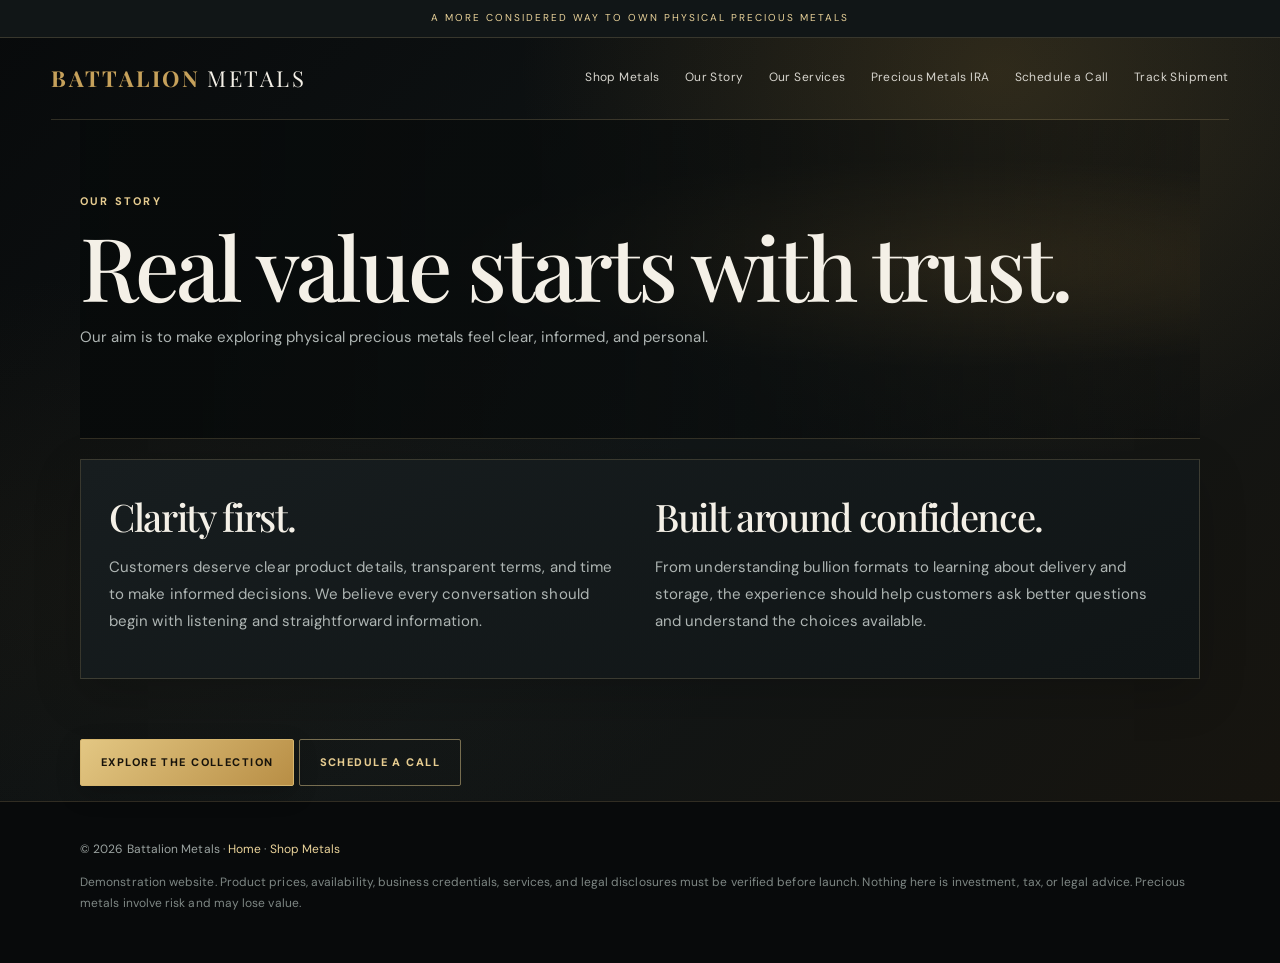
<file: about/index.html>
<!doctype html><html lang="en"><head><meta charset="utf-8"><meta name="viewport" content="width=device-width,initial-scale=1"><meta name="description" content="Our Story | Battalion Metals"><title>Our Story | Battalion Metals</title><style>
:root{--bg:#0b0d0f;--panel:#151a1c;--gold:#c9a45c;--pale:#ead39a;--muted:#a7adb0;--line:#303638;--white:#f4f1e9}*{box-sizing:border-box}body{margin:0;background:var(--bg);color:var(--white);font:15px/1.65 system-ui,sans-serif}a{color:inherit;text-decoration:none}.wrap{width:min(1120px,92%);margin:auto}.top{padding:8px;text-align:center;background:#191c1d;color:var(--pale);font-size:11px;letter-spacing:.15em;text-transform:uppercase}.nav{height:76px;display:flex;align-items:center;justify-content:space-between;gap:20px;border-bottom:1px solid var(--line)}.brand{font:24px Georgia;letter-spacing:.08em}.brand b{color:var(--gold)}nav{display:flex;gap:24px;font-size:13px;color:#ddd}.btn{display:inline-block;padding:12px 19px;background:var(--gold);color:#111;font-size:11px;font-weight:800;letter-spacing:.1em;text-transform:uppercase;border:1px solid var(--gold)}.ghost{background:transparent;color:var(--pale)}.hero{padding:72px 0;background:radial-gradient(ellipse at 85% 40%,#604a2838,transparent 50%)}.eyebrow{color:var(--pale);font-size:11px;letter-spacing:.2em;text-transform:uppercase;font-weight:700}h1,h2,h3{font-family:Georgia;font-weight:400}h1{font-size:clamp(42px,6vw,68px);line-height:1.04;margin:12px 0}h2{font-size:38px;margin:8px 0 16px}.muted{color:#b9bfbd;max-width:680px}.grid{display:grid;grid-template-columns:repeat(3,1fr);gap:18px;padding:20px 0 70px}.card{background:var(--panel);border:1px solid var(--line);overflow:hidden}.card img{display:block;width:100%;height:225px;object-fit:contain;background:#171d1f}.card .body{padding:20px}.card h3{font-size:25px;margin:5px 0}.card p{color:var(--muted);font-size:13px}.links{display:flex;gap:10px;flex-wrap:wrap;margin:24px 0}.links a{border:1px solid #665532;padding:9px 14px;color:var(--pale);font-size:12px}.panel{padding:28px;background:var(--panel);border:1px solid var(--line);margin:20px 0 60px}.columns{display:grid;grid-template-columns:1fr 1fr;gap:30px}.footer{border-top:1px solid var(--line);padding:32px 0;color:var(--muted);font-size:12px}.footer a{color:var(--pale)}@media(max-width:750px){nav{gap:10px;flex-wrap:wrap;justify-content:flex-end;font-size:11px}.nav{height:auto;min-height:70px}.grid,.columns{grid-template-columns:1fr}.card img{height:200px}}
</style><meta name="theme-color" content="#090b0c"><link rel="stylesheet" href="../assets/site.css"></head><body><div class="top">A more considered way to own physical precious metals</div><header class="wrap nav"><a class="brand" href="../"><b>BATTALION</b> METALS</a><nav><a href="../store/">Shop Metals</a><a href="../about/">Our Story</a><a href="../services/">Our Services</a><a href="../services/ira/">Precious Metals IRA</a><a href="../services/consultation/">Schedule a Call</a><a href="../track.html">Track Shipment</a></nav></header><main class="wrap"><section class="hero"><div class="eyebrow">Our Story</div><h1>Real value starts with trust.</h1><p class="muted">Our aim is to make exploring physical precious metals feel clear, informed, and personal.</p></section><section class="panel columns"><div><h2>Clarity first.</h2><p class="muted">Customers deserve clear product details, transparent terms, and time to make informed decisions. We believe every conversation should begin with listening and straightforward information.</p></div><div><h2>Built around confidence.</h2><p class="muted">From understanding bullion formats to learning about delivery and storage, the experience should help customers ask better questions and understand the choices available.</p></div></section><p><a class="btn" href="../store/">Explore the collection</a> <a class="btn ghost" href="../services/consultation/">Schedule a call</a></p></main><footer class="footer"><div class="wrap">© <span id="year"></span> Battalion Metals · <a href="../">Home</a> · <a href="../store/">Shop Metals</a><p>Demonstration website. Product prices, availability, business credentials, services, and legal disclosures must be verified before launch. Nothing here is investment, tax, or legal advice. Precious metals involve risk and may lose value.</p></div></footer><script>document.getElementById('year').textContent=new Date().getFullYear()</script></body></html>
</file>
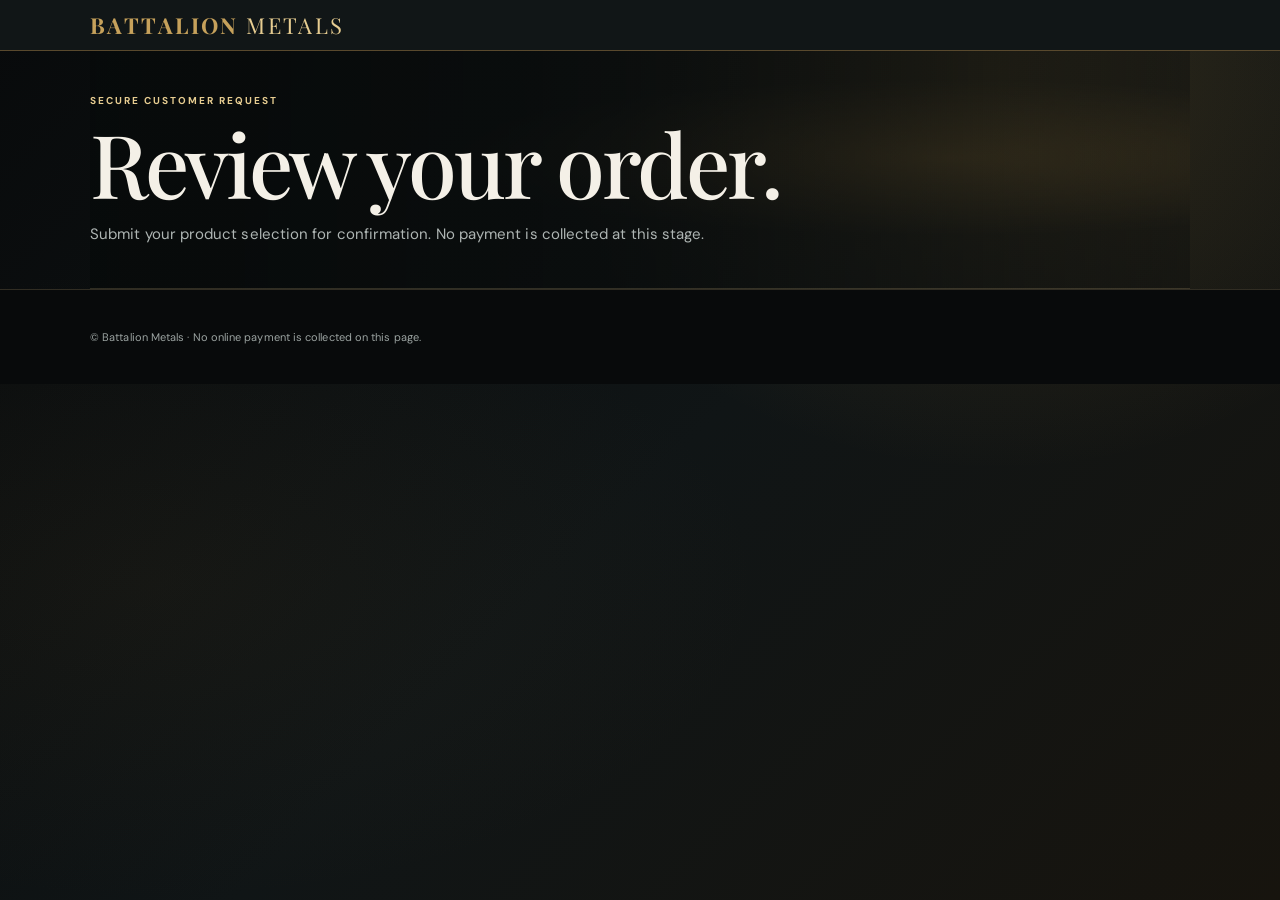
<file: checkout/index.html>
<!doctype html>
<html lang="en"><head><meta charset="utf-8"><meta name="viewport" content="width=device-width,initial-scale=1"><meta name="theme-color" content="#090b0c"><title>Submit Order Request | Battalion Metals</title><link rel="stylesheet" href="../assets/site.css">
<style>
*{box-sizing:border-box}body{margin:0;background:#090b0c;color:#f4f0e7;font:15px/1.65 Arial,sans-serif}.wrap{width:min(1100px,92%);margin:auto}.top{border-bottom:1px solid #59492d;padding:18px 0}.brand{font:22px Georgia,serif;letter-spacing:.1em}.brand b{color:#c6a15b}a{color:#e7cd91;text-decoration:none}.hero{padding:42px 0 25px;background:radial-gradient(ellipse at 80% 20%,#72542b3b,transparent 40%)}.eyebrow{color:#e7cd91;font-size:10px;letter-spacing:.2em;text-transform:uppercase;font-weight:bold}h1,h2{font-family:Georgia,serif;font-weight:500}h1{font-size:clamp(36px,5vw,55px);margin:9px 0}h2{font-size:25px;margin:4px 0 16px}.muted{color:#aeb5b3}.layout{display:grid;grid-template-columns:1fr 360px;gap:20px;padding:15px 0 70px}.panel{background:linear-gradient(155deg,#171d1f,#101516);border:1px solid #59492d;padding:24px}.grid{display:grid;grid-template-columns:1fr 1fr;gap:12px}.field{display:grid;gap:5px;margin:12px 0}.field label{font-size:11px;color:#c8c5bc}.field input,.field textarea{width:100%;background:#0b1011;border:1px solid #4a4639;color:#f4f0e7;padding:12px;font:inherit}.field input:focus,.field textarea:focus{outline:1px solid #c6a15b}.btn{display:inline-block;background:linear-gradient(135deg,#e3c783,#b88e45);color:#17130b;border:1px solid #c6a15b;padding:12px 18px;font-size:10px;letter-spacing:.1em;text-transform:uppercase;font-weight:bold;cursor:pointer}.btn:disabled{opacity:.5}.items{border-bottom:1px solid #343b39;padding-bottom:14px;margin-bottom:14px}.item{display:flex;justify-content:space-between;gap:10px;padding:9px 0;font-size:12px}.total{display:flex;justify-content:space-between;color:#e7cd91;font:20px Georgia,serif}.notice{padding:13px;border:1px solid #59492d;margin-top:14px;color:#c6ccc7;font-size:12px}.notice.success{border-color:#47745a;color:#b0d7b9}.notice.error{border-color:#8b4b42;color:#f0b3a8}.hidden{display:none!important}.success-box{text-align:center;padding:25px}.success-box h2{color:#e7cd91}.foot{border-top:1px solid #59492d;padding:24px 0;color:#7f8985;font-size:11px}@media(max-width:800px){.layout{grid-template-columns:1fr}.grid{grid-template-columns:1fr}.panel{padding:18px}}
</style></head><body>
<header class="top"><div class="wrap"><a class="brand" href="../"><b>BATTALION</b> METALS</a></div></header>
<main class="wrap"><section class="hero"><div class="eyebrow">Secure customer request</div><h1>Review your order.</h1><p class="muted">Submit your product selection for confirmation. No payment is collected at this stage.</p></section>
<div id="signedOut" class="panel hidden"><h2>Sign in to continue</h2><p class="muted">Order requests are linked to your customer account so you can review their status later.</p><a class="btn" id="accountLink" href="../account/">Go to my account</a></div>
<div id="emptyCart" class="panel hidden"><h2>Your bag is empty</h2><p class="muted">Visit the store to add products before submitting an order request.</p><a class="btn" href="../store/">Return to store</a></div>
<div id="checkoutLayout" class="layout hidden">
<section class="panel"><div class="eyebrow">Delivery details</div><h2>Where should we contact you about delivery?</h2>
<form id="orderForm">
<div class="field"><label for="name">Full name *</label><input id="name" required maxlength="160" autocomplete="name"></div>
<div class="field"><label for="phone">Phone number</label><input id="phone" maxlength="40" autocomplete="tel"></div>
<div class="field"><label for="address1">Street address *</label><input id="address1" required maxlength="180" autocomplete="address-line1"></div>
<div class="field"><label for="address2">Apartment, suite, etc.</label><input id="address2" maxlength="180" autocomplete="address-line2"></div>
<div class="grid"><div class="field"><label for="city">City *</label><input id="city" required maxlength="100" autocomplete="address-level2"></div><div class="field"><label for="state">State *</label><input id="state" required maxlength="80" autocomplete="address-level1"></div><div class="field"><label for="postal">ZIP code *</label><input id="postal" required maxlength="20" autocomplete="postal-code"></div><div class="field"><label for="country">Country *</label><input id="country" required maxlength="80" value="United States" autocomplete="country-name"></div></div>
<div class="field"><label for="note">Order notes (optional)</label><textarea id="note" rows="3" maxlength="1000" placeholder="Any details our team should know?"></textarea></div>
<button class="btn" id="submitOrder" type="submit">Submit order request</button>
<div class="notice hidden" id="formNotice" role="status"></div>
</form>
<div class="notice">This is an order request, not a completed purchase. Our team must confirm final product pricing, availability, shipping charges and taxes, then contact you separately to arrange payment. Your order is not paid or guaranteed until those details are confirmed.</div>
</section>
<aside class="panel"><div class="eyebrow">Your selection</div><h2>Order summary</h2><div class="items" id="items"></div><div class="total"><span>Estimated subtotal</span><strong id="subtotal">$0.00</strong></div><p class="muted" style="font-size:11px">Shipping and taxes are not included. Final totals are confirmed by Battalion Metals before payment.</p><a href="../store/">Edit bag</a></aside>
</div>
<div id="success" class="panel success-box hidden"><div class="eyebrow">Request received</div><h2>Your request is in our queue.</h2><p id="successMessage" class="muted"></p><p>Keep your order reference for future correspondence.</p><a class="btn" href="../account/">View my account</a> <a href="../store/">Continue shopping</a></div>
</main><footer class="foot"><div class="wrap">© <span id="year"></span> Battalion Metals · No online payment is collected on this page.</div></footer>
<script src="../assets/supabase-config.js"></script><script type="module">
import {createClient} from "https://cdn.jsdelivr.net/npm/@supabase/supabase-js@2.49.1/+esm";
const $=id=>document.getElementById(id),cfg=window.BATTALION_SUPABASE,cartKey="bm-cart-v1";
let supabase=null,cart=JSON.parse(localStorage.getItem(cartKey)||"[]"),products=[];
const money=n=>new Intl.NumberFormat("en-US",{style:"currency",currency:"USD"}).format(Number(n)||0);
const esc=s=>String(s??"").replace(/[&<>"']/g,c=>({"&":"&amp;","<":"&lt;",">":"&gt;",'"':"&quot;","'":"&#39;"}[c]));
function show(id){$(id).classList.remove("hidden")}
function hide(id){$(id).classList.add("hidden")}
function notice(message,type=""){const n=$("formNotice");n.textContent=message;n.className="notice"+(type?" "+type);n.classList.remove("hidden")}
$("year").textContent=new Date().getFullYear();
if(cfg)supabase=createClient(cfg.url,cfg.publishableKey,{auth:{persistSession:true,autoRefreshToken:true,detectSessionInUrl:true}});
async function init(){
 if(!supabase){show("signedOut");return}
 const {data:{session}}=await supabase.auth.getSession();
 if(!session){$("accountLink").href="../account/?next="+encodeURIComponent(location.pathname);show("signedOut");return}
 if(!cart.length){show("emptyCart");return}
 const ids=[...new Set(cart.map(x=>x.id))];
 const {data,error}=await supabase.from("products").select("id,name,price,currency,is_active").in("id",ids);
 if(error||!data){notice("We could not verify your bag. Please return to the store and try again.","error");show("checkoutLayout");$("submitOrder").disabled=true;return}
 products=data.filter(p=>p.is_active);
 cart=cart.filter(x=>products.some(p=>p.id===x.id));
 if(!cart.length){show("emptyCart");return}
 $("items").innerHTML=cart.map(x=>{const p=products.find(p=>p.id===x.id);return '<div class="item"><span>'+esc(p.name)+' × '+x.quantity+'</span><strong>'+(Number(p.price)>0?money(Number(p.price)*x.quantity):'Quote required')+'</strong></div>'}).join("");
 $("subtotal").textContent=cart.some(x=>Number(products.find(p=>p.id===x.id)?.price)<=0)?"Quote required":money(cart.reduce((sum,x)=>sum+Number(products.find(p=>p.id===x.id).price)*x.quantity,0));
 const profile=await supabase.from("profiles").select("full_name,phone").eq("id",session.user.id).maybeSingle();
 $("name").value=profile.data?.full_name||session.user.user_metadata?.full_name||"";
 $("phone").value=profile.data?.phone||"";
 show("checkoutLayout");
}
$("orderForm").addEventListener("submit",async e=>{
 e.preventDefault();const btn=$("submitOrder");btn.disabled=true;btn.textContent="Submitting…";hide("formNotice");
 try{
  const {data:{session}}=await supabase.auth.getSession();if(!session)throw new Error("Your session expired. Sign in again.");
  const {data,error}=await supabase.functions.invoke("submit-order-request",{body:{
   items:cart.map(x=>({product_id:x.id,quantity:x.quantity})),
   shipping_name:$("name").value,address1:$("address1").value,address2:$("address2").value,
   city:$("city").value,state:$("state").value,postal_code:$("postal").value,country:$("country").value,
   phone:$("phone").value,customer_note:$("note").value
  }});
  if(error)throw new Error(data?.error||error.message||"Unable to submit request.");
  if(data?.error)throw new Error(data.error);
  localStorage.removeItem(cartKey);hide("checkoutLayout");$("successMessage").textContent=data.message+" Your reference is "+data.order_number+".";
  show("success");
 }catch(err){notice(err.message||"Unable to submit request. Please try again.","error")}
 finally{btn.disabled=false;btn.textContent="Submit order request"}
});
init().catch(e=>{show("signedOut");notice(e.message,"error")});
</script></body></html>
</file>
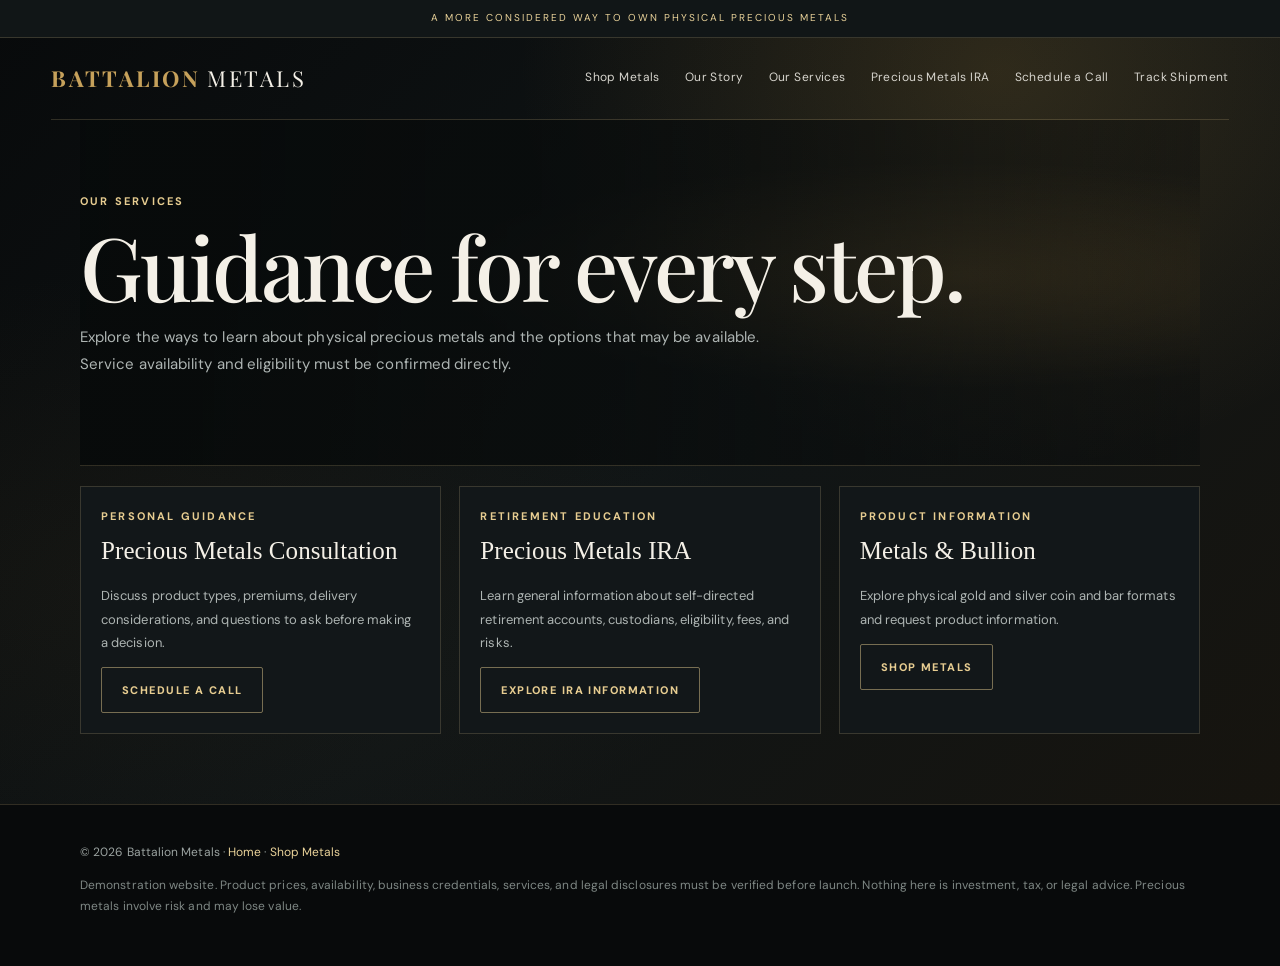
<file: services/index.html>
<!doctype html><html lang="en"><head><meta charset="utf-8"><meta name="viewport" content="width=device-width,initial-scale=1"><meta name="description" content="Our Services | Battalion Metals"><title>Our Services | Battalion Metals</title><style>
:root{--bg:#0b0d0f;--panel:#151a1c;--gold:#c9a45c;--pale:#ead39a;--muted:#a7adb0;--line:#303638;--white:#f4f1e9}*{box-sizing:border-box}body{margin:0;background:var(--bg);color:var(--white);font:15px/1.65 system-ui,sans-serif}a{color:inherit;text-decoration:none}.wrap{width:min(1120px,92%);margin:auto}.top{padding:8px;text-align:center;background:#191c1d;color:var(--pale);font-size:11px;letter-spacing:.15em;text-transform:uppercase}.nav{height:76px;display:flex;align-items:center;justify-content:space-between;gap:20px;border-bottom:1px solid var(--line)}.brand{font:24px Georgia;letter-spacing:.08em}.brand b{color:var(--gold)}nav{display:flex;gap:24px;font-size:13px;color:#ddd}.btn{display:inline-block;padding:12px 19px;background:var(--gold);color:#111;font-size:11px;font-weight:800;letter-spacing:.1em;text-transform:uppercase;border:1px solid var(--gold)}.ghost{background:transparent;color:var(--pale)}.hero{padding:72px 0;background:radial-gradient(ellipse at 85% 40%,#604a2838,transparent 50%)}.eyebrow{color:var(--pale);font-size:11px;letter-spacing:.2em;text-transform:uppercase;font-weight:700}h1,h2,h3{font-family:Georgia;font-weight:400}h1{font-size:clamp(42px,6vw,68px);line-height:1.04;margin:12px 0}h2{font-size:38px;margin:8px 0 16px}.muted{color:#b9bfbd;max-width:680px}.grid{display:grid;grid-template-columns:repeat(3,1fr);gap:18px;padding:20px 0 70px}.card{background:var(--panel);border:1px solid var(--line);overflow:hidden}.card img{display:block;width:100%;height:225px;object-fit:contain;background:#171d1f}.card .body{padding:20px}.card h3{font-size:25px;margin:5px 0}.card p{color:var(--muted);font-size:13px}.links{display:flex;gap:10px;flex-wrap:wrap;margin:24px 0}.links a{border:1px solid #665532;padding:9px 14px;color:var(--pale);font-size:12px}.panel{padding:28px;background:var(--panel);border:1px solid var(--line);margin:20px 0 60px}.columns{display:grid;grid-template-columns:1fr 1fr;gap:30px}.footer{border-top:1px solid var(--line);padding:32px 0;color:var(--muted);font-size:12px}.footer a{color:var(--pale)}@media(max-width:750px){nav{gap:10px;flex-wrap:wrap;justify-content:flex-end;font-size:11px}.nav{height:auto;min-height:70px}.grid,.columns{grid-template-columns:1fr}.card img{height:200px}}
</style><meta name="theme-color" content="#090b0c"><link rel="stylesheet" href="../assets/site.css"></head><body><div class="top">A more considered way to own physical precious metals</div><header class="wrap nav"><a class="brand" href="../"><b>BATTALION</b> METALS</a><nav><a href="../store/">Shop Metals</a><a href="../about/">Our Story</a><a href="../services/">Our Services</a><a href="../services/ira/">Precious Metals IRA</a><a href="../services/consultation/">Schedule a Call</a><a href="../track.html">Track Shipment</a></nav></header><main class="wrap"><section class="hero"><div class="eyebrow">Our Services</div><h1>Guidance for every step.</h1><p class="muted">Explore the ways to learn about physical precious metals and the options that may be available. Service availability and eligibility must be confirmed directly.</p></section><section class="grid"><article class="card"><div class="body"><div class="eyebrow">Personal guidance</div><h3>Precious Metals Consultation</h3><p>Discuss product types, premiums, delivery considerations, and questions to ask before making a decision.</p><a class="btn ghost" href="consultation/">Schedule a Call</a></div></article><article class="card"><div class="body"><div class="eyebrow">Retirement education</div><h3>Precious Metals IRA</h3><p>Learn general information about self-directed retirement accounts, custodians, eligibility, fees, and risks.</p><a class="btn ghost" href="ira/">Explore IRA information</a></div></article><article class="card"><div class="body"><div class="eyebrow">Product information</div><h3>Metals & Bullion</h3><p>Explore physical gold and silver coin and bar formats and request product information.</p><a class="btn ghost" href="../store/">Shop Metals</a></div></article></section></main><footer class="footer"><div class="wrap">© <span id="year"></span> Battalion Metals · <a href="../">Home</a> · <a href="../store/">Shop Metals</a><p>Demonstration website. Product prices, availability, business credentials, services, and legal disclosures must be verified before launch. Nothing here is investment, tax, or legal advice. Precious metals involve risk and may lose value.</p></div></footer><script>document.getElementById('year').textContent=new Date().getFullYear()</script></body></html>
</file>
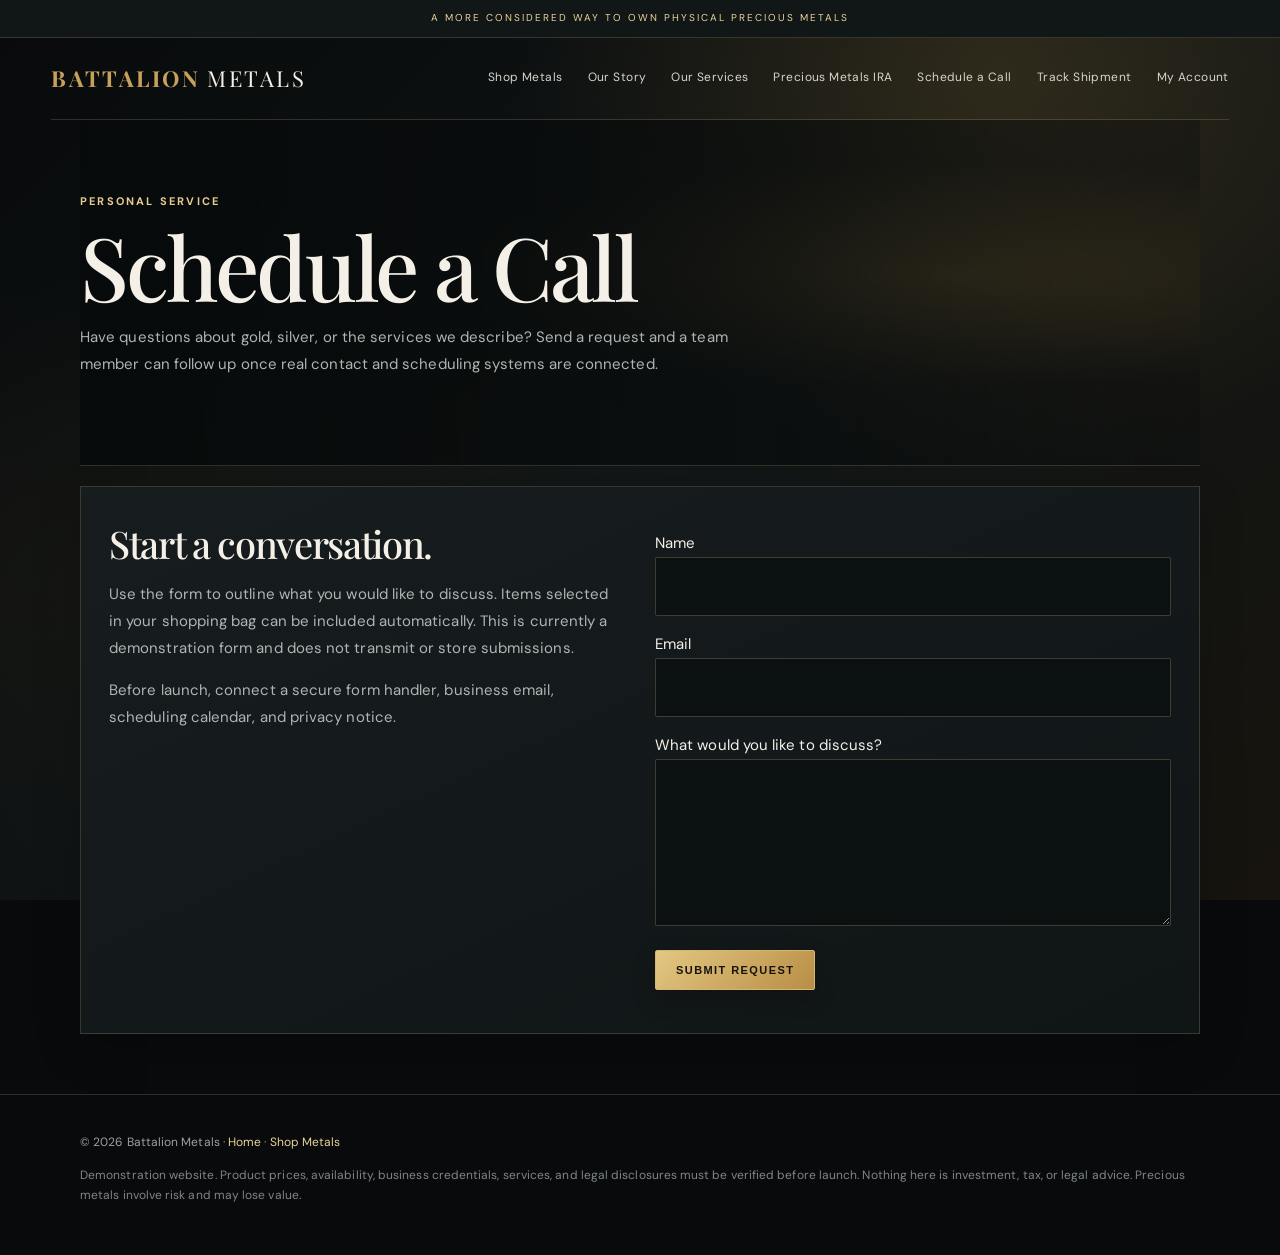
<file: services/consultation/index.html>
<!doctype html><html lang="en"><head><meta charset="utf-8"><meta name="viewport" content="width=device-width,initial-scale=1"><meta name="description" content="Schedule a Call | Battalion Metals"><title>Schedule a Call | Battalion Metals</title><style>
:root{--bg:#0b0d0f;--panel:#151a1c;--gold:#c9a45c;--pale:#ead39a;--muted:#a7adb0;--line:#303638;--white:#f4f1e9}*{box-sizing:border-box}body{margin:0;background:var(--bg);color:var(--white);font:15px/1.65 system-ui,sans-serif}a{color:inherit;text-decoration:none}.wrap{width:min(1120px,92%);margin:auto}.top{padding:8px;text-align:center;background:#191c1d;color:var(--pale);font-size:11px;letter-spacing:.15em;text-transform:uppercase}.nav{height:76px;display:flex;align-items:center;justify-content:space-between;gap:20px;border-bottom:1px solid var(--line)}.brand{font:24px Georgia;letter-spacing:.08em}.brand b{color:var(--gold)}nav{display:flex;gap:24px;font-size:13px;color:#ddd}.btn{display:inline-block;padding:12px 19px;background:var(--gold);color:#111;font-size:11px;font-weight:800;letter-spacing:.1em;text-transform:uppercase;border:1px solid var(--gold)}.ghost{background:transparent;color:var(--pale)}.hero{padding:72px 0;background:radial-gradient(ellipse at 85% 40%,#604a2838,transparent 50%)}.eyebrow{color:var(--pale);font-size:11px;letter-spacing:.2em;text-transform:uppercase;font-weight:700}h1,h2,h3{font-family:Georgia;font-weight:400}h1{font-size:clamp(42px,6vw,68px);line-height:1.04;margin:12px 0}h2{font-size:38px;margin:8px 0 16px}.muted{color:#b9bfbd;max-width:680px}.grid{display:grid;grid-template-columns:repeat(3,1fr);gap:18px;padding:20px 0 70px}.card{background:var(--panel);border:1px solid var(--line);overflow:hidden}.card img{display:block;width:100%;height:225px;object-fit:contain;background:#171d1f}.card .body{padding:20px}.card h3{font-size:25px;margin:5px 0}.card p{color:var(--muted);font-size:13px}.links{display:flex;gap:10px;flex-wrap:wrap;margin:24px 0}.links a{border:1px solid #665532;padding:9px 14px;color:var(--pale);font-size:12px}.panel{padding:28px;background:var(--panel);border:1px solid var(--line);margin:20px 0 60px}.columns{display:grid;grid-template-columns:1fr 1fr;gap:30px}.footer{border-top:1px solid var(--line);padding:32px 0;color:var(--muted);font-size:12px}.footer a{color:var(--pale)}@media(max-width:750px){nav{gap:10px;flex-wrap:wrap;justify-content:flex-end;font-size:11px}.nav{height:auto;min-height:70px}.grid,.columns{grid-template-columns:1fr}.card img{height:200px}}
</style><meta name="theme-color" content="#090b0c"><link rel="stylesheet" href="../../assets/site.css"></head><body><div class="top">A more considered way to own physical precious metals</div><header class="wrap nav"><a class="brand" href="../../"><b>BATTALION</b> METALS</a><nav><a href="../../store/">Shop Metals</a><a href="../../about/">Our Story</a><a href="../../services/">Our Services</a><a href="../../services/ira/">Precious Metals IRA</a><a href="../../services/consultation/">Schedule a Call</a><a href="../../track.html">Track Shipment</a><a href="../../account/">My Account</a></nav></header><main class="wrap"><section class="hero"><div class="eyebrow">Personal service</div><h1>Schedule a Call</h1><p class="muted">Have questions about gold, silver, or the services we describe? Send a request and a team member can follow up once real contact and scheduling systems are connected.</p></section><section class="panel columns"><div><h2>Start a conversation.</h2><p class="muted">Use the form to outline what you would like to discuss. Items selected in your shopping bag can be included automatically. This is currently a demonstration form and does not transmit or store submissions.</p><p class="muted">Before launch, connect a secure form handler, business email, scheduling calendar, and privacy notice.</p></div><form id="request"><p><label>Name<br><input required name="name" style="width:100%;padding:12px;background:#0b0d0f;color:white;border:1px solid var(--line)"></label></p><p><label>Email<br><input required type="email" name="email" style="width:100%;padding:12px;background:#0b0d0f;color:white;border:1px solid var(--line)"></label></p><p><label>What would you like to discuss?<br><textarea id="message" name="message" rows="5" style="width:100%;padding:12px;background:#0b0d0f;color:white;border:1px solid var(--line)"></textarea></label></p><button class="btn" type="submit">Submit request</button><p id="notice" class="muted"></p></form></section></main><script>document.getElementById('request').addEventListener('submit',e=>{e.preventDefault();document.getElementById('notice').textContent='Demo only: this form is not connected to a scheduling or email service.'})</script><script>const selected=new URLSearchParams(location.search).get('items');if(selected){document.getElementById('message').value='I would like a quote for: '+selected.replace(/;/g,'; ');}</script><footer class="footer"><div class="wrap">© <span id="year"></span> Battalion Metals · <a href="../../">Home</a> · <a href="../../store/">Shop Metals</a><p>Demonstration website. Product prices, availability, business credentials, services, and legal disclosures must be verified before launch. Nothing here is investment, tax, or legal advice. Precious metals involve risk and may lose value.</p></div></footer><script>document.getElementById('year').textContent=new Date().getFullYear()</script></body></html>
</file>
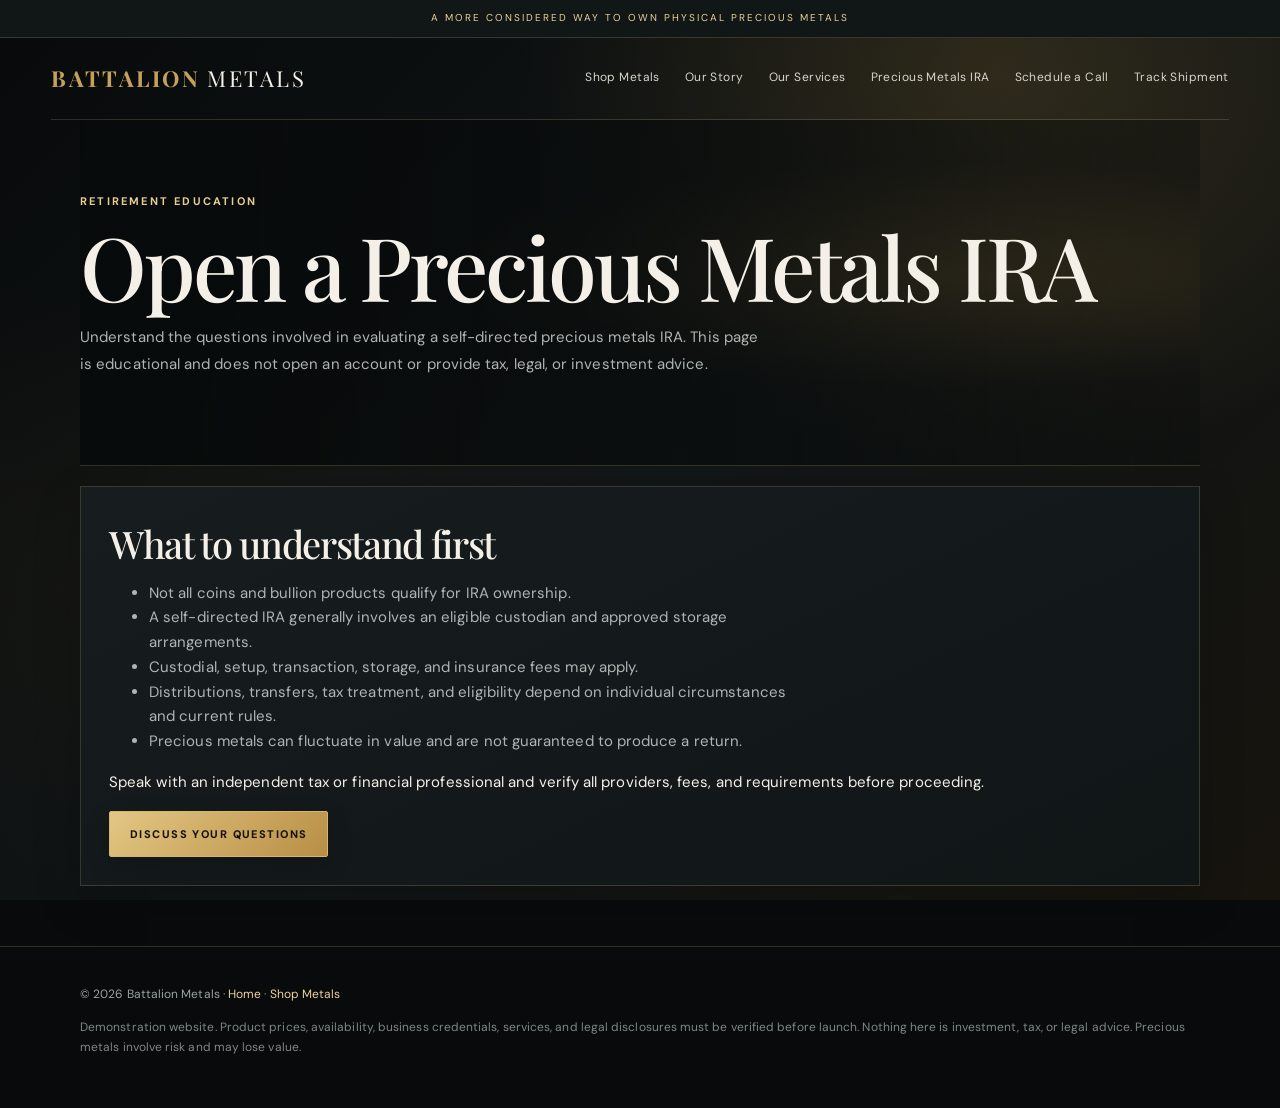
<file: services/ira/index.html>
<!doctype html><html lang="en"><head><meta charset="utf-8"><meta name="viewport" content="width=device-width,initial-scale=1"><meta name="description" content="Open a Precious Metals IRA | Battalion Metals"><title>Open a Precious Metals IRA | Battalion Metals</title><style>
:root{--bg:#0b0d0f;--panel:#151a1c;--gold:#c9a45c;--pale:#ead39a;--muted:#a7adb0;--line:#303638;--white:#f4f1e9}*{box-sizing:border-box}body{margin:0;background:var(--bg);color:var(--white);font:15px/1.65 system-ui,sans-serif}a{color:inherit;text-decoration:none}.wrap{width:min(1120px,92%);margin:auto}.top{padding:8px;text-align:center;background:#191c1d;color:var(--pale);font-size:11px;letter-spacing:.15em;text-transform:uppercase}.nav{height:76px;display:flex;align-items:center;justify-content:space-between;gap:20px;border-bottom:1px solid var(--line)}.brand{font:24px Georgia;letter-spacing:.08em}.brand b{color:var(--gold)}nav{display:flex;gap:24px;font-size:13px;color:#ddd}.btn{display:inline-block;padding:12px 19px;background:var(--gold);color:#111;font-size:11px;font-weight:800;letter-spacing:.1em;text-transform:uppercase;border:1px solid var(--gold)}.ghost{background:transparent;color:var(--pale)}.hero{padding:72px 0;background:radial-gradient(ellipse at 85% 40%,#604a2838,transparent 50%)}.eyebrow{color:var(--pale);font-size:11px;letter-spacing:.2em;text-transform:uppercase;font-weight:700}h1,h2,h3{font-family:Georgia;font-weight:400}h1{font-size:clamp(42px,6vw,68px);line-height:1.04;margin:12px 0}h2{font-size:38px;margin:8px 0 16px}.muted{color:#b9bfbd;max-width:680px}.grid{display:grid;grid-template-columns:repeat(3,1fr);gap:18px;padding:20px 0 70px}.card{background:var(--panel);border:1px solid var(--line);overflow:hidden}.card img{display:block;width:100%;height:225px;object-fit:contain;background:#171d1f}.card .body{padding:20px}.card h3{font-size:25px;margin:5px 0}.card p{color:var(--muted);font-size:13px}.links{display:flex;gap:10px;flex-wrap:wrap;margin:24px 0}.links a{border:1px solid #665532;padding:9px 14px;color:var(--pale);font-size:12px}.panel{padding:28px;background:var(--panel);border:1px solid var(--line);margin:20px 0 60px}.columns{display:grid;grid-template-columns:1fr 1fr;gap:30px}.footer{border-top:1px solid var(--line);padding:32px 0;color:var(--muted);font-size:12px}.footer a{color:var(--pale)}@media(max-width:750px){nav{gap:10px;flex-wrap:wrap;justify-content:flex-end;font-size:11px}.nav{height:auto;min-height:70px}.grid,.columns{grid-template-columns:1fr}.card img{height:200px}}
</style><meta name="theme-color" content="#090b0c"><link rel="stylesheet" href="../../assets/site.css"></head><body><div class="top">A more considered way to own physical precious metals</div><header class="wrap nav"><a class="brand" href="../../"><b>BATTALION</b> METALS</a><nav><a href="../../store/">Shop Metals</a><a href="../../about/">Our Story</a><a href="../../services/">Our Services</a><a href="../../services/ira/">Precious Metals IRA</a><a href="../../services/consultation/">Schedule a Call</a><a href="../../track.html">Track Shipment</a></nav></header><main class="wrap"><section class="hero"><div class="eyebrow">Retirement education</div><h1>Open a Precious Metals IRA</h1><p class="muted">Understand the questions involved in evaluating a self-directed precious metals IRA. This page is educational and does not open an account or provide tax, legal, or investment advice.</p></section><section class="panel"><h2>What to understand first</h2><ul class="muted"><li>Not all coins and bullion products qualify for IRA ownership.</li><li>A self-directed IRA generally involves an eligible custodian and approved storage arrangements.</li><li>Custodial, setup, transaction, storage, and insurance fees may apply.</li><li>Distributions, transfers, tax treatment, and eligibility depend on individual circumstances and current rules.</li><li>Precious metals can fluctuate in value and are not guaranteed to produce a return.</li></ul><p>Speak with an independent tax or financial professional and verify all providers, fees, and requirements before proceeding.</p><a class="btn" href="../consultation/">Discuss your questions</a></section></main><footer class="footer"><div class="wrap">© <span id="year"></span> Battalion Metals · <a href="../../">Home</a> · <a href="../../store/">Shop Metals</a><p>Demonstration website. Product prices, availability, business credentials, services, and legal disclosures must be verified before launch. Nothing here is investment, tax, or legal advice. Precious metals involve risk and may lose value.</p></div></footer><script>document.getElementById('year').textContent=new Date().getFullYear()</script></body></html>
</file>
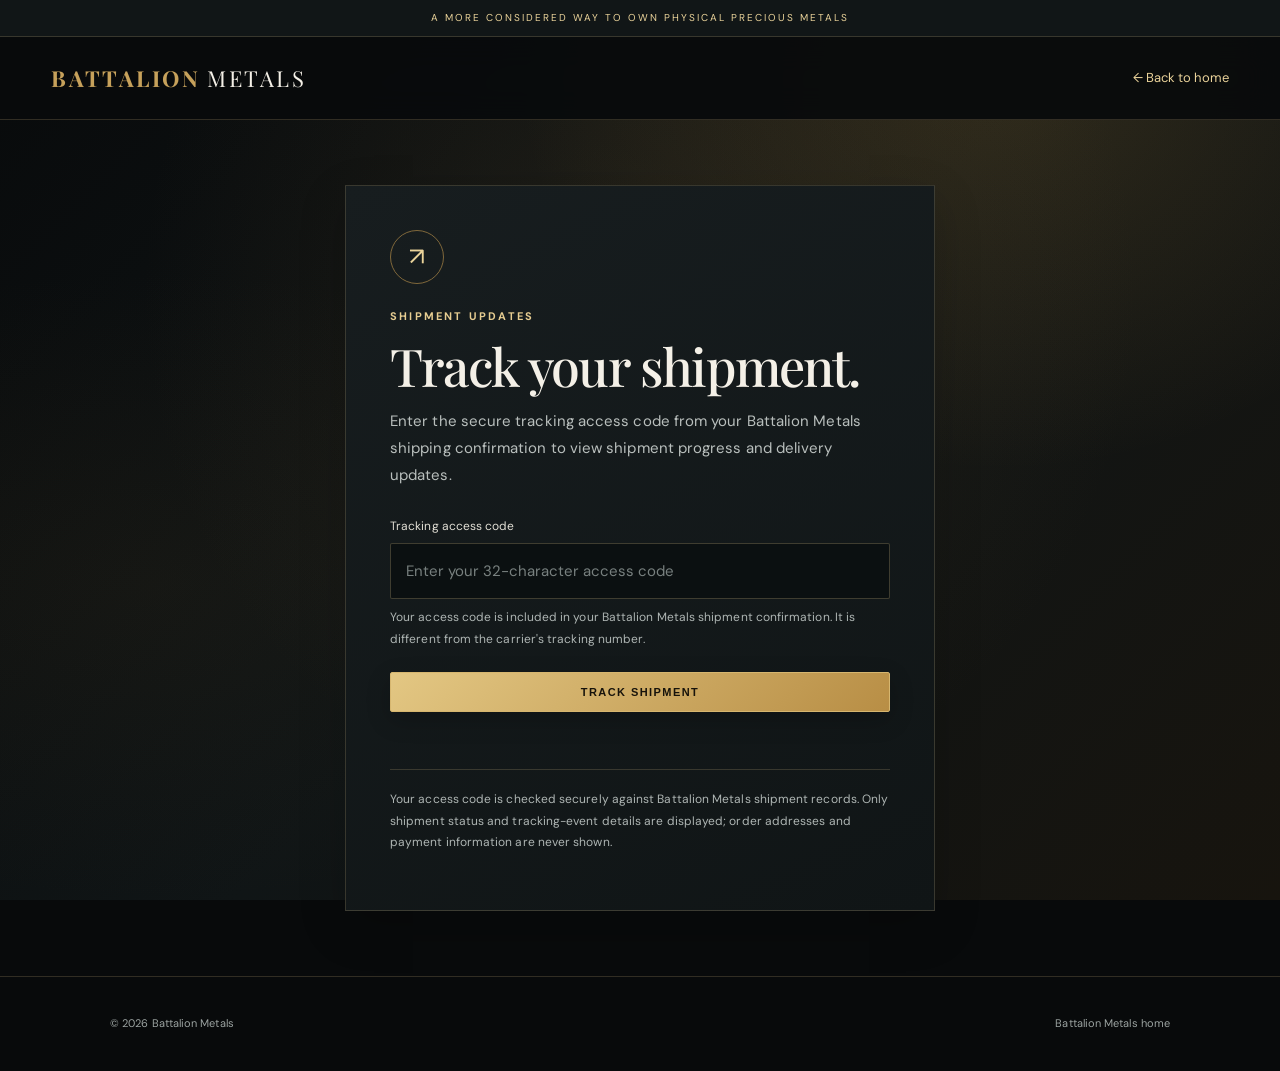
<file: track.html>
<!doctype html>
<html lang="en">
<head>
<meta charset="utf-8">
<meta name="viewport" content="width=device-width,initial-scale=1">
<meta name="description" content="Track your Battalion Metals shipment with USPS, UPS, FedEx, or DHL.">
<title>Track Your Shipment | Battalion Metals</title>
<style>
:root{--bg:#0b0d0f;--panel:#151a1c;--gold:#c9a45c;--pale:#ead39a;--muted:#a7adb0;--line:#303638;--white:#f4f1e9}
*{box-sizing:border-box}body{margin:0;min-height:100vh;background:var(--bg);color:var(--white);font:15px/1.6 system-ui,sans-serif}a{color:inherit;text-decoration:none}.top{padding:9px;text-align:center;background:#191c1d;color:var(--pale);font-size:11px;letter-spacing:.16em;text-transform:uppercase}.header{border-bottom:1px solid var(--line)}.wrap{width:min(1060px,92%);margin:auto}.nav{min-height:76px;display:flex;align-items:center;justify-content:space-between;gap:20px}.brand{font:25px Georgia;letter-spacing:.08em}.brand b{color:var(--gold)}.back{font-size:13px;color:var(--pale)}main{min-height:calc(100vh - 180px);display:grid;place-items:center;padding:65px 0;background:radial-gradient(ellipse at 50% 20%,#604a2738,transparent 55%)}.panel{width:min(590px,100%);padding:clamp(24px,5vw,44px);background:var(--panel);border:1px solid var(--line);box-shadow:0 18px 65px #0005}.eyebrow{color:var(--pale);font-size:11px;letter-spacing:.2em;text-transform:uppercase;font-weight:700}.icon{width:54px;height:54px;display:grid;place-items:center;border:1px solid #80683b;border-radius:50%;color:var(--pale);font-size:25px;margin-bottom:24px}h1{font:clamp(36px,6vw,52px)/1.08 Georgia;margin:12px 0 14px}.intro{color:#b9bfbd;margin:0 0 28px}label{display:block;margin:17px 0 7px;font-size:12px;color:#e2dfd5}select,input{width:100%;padding:15px;background:#0b0e0f;border:1px solid #41494a;color:var(--white);font:inherit;border-radius:2px}input::placeholder{color:#78807f}select:focus,input:focus{outline:2px solid var(--gold);outline-offset:2px}.btn{width:100%;margin-top:22px;padding:15px;background:var(--gold);color:#111;border:1px solid var(--gold);font-size:11px;font-weight:800;letter-spacing:.13em;text-transform:uppercase;cursor:pointer}.btn:hover{background:var(--pale)}.hint,.privacy{font-size:12px;color:var(--muted)}.hint{margin:8px 0 0}.privacy{border-top:1px solid var(--line);padding-top:19px;margin-top:25px}.notice{min-height:20px;color:var(--pale);font-size:12px;margin-top:12px}footer{border-top:1px solid var(--line);padding:25px 0;color:var(--muted);font-size:11px}.foot{display:flex;justify-content:space-between;gap:12px;flex-wrap:wrap}@media(max-width:520px){.nav{min-height:66px}.brand{font-size:21px}main{padding:35px 0}.panel{padding:24px 19px}}
</style>
<meta name="theme-color" content="#090b0c"><link rel="stylesheet" href="assets/site.css"></head>
<body>
<div class="top">A more considered way to own physical precious metals</div>
<header class="header"><div class="wrap nav"><a class="brand" href="./"><b>BATTALION</b> METALS</a><a class="back" href="./">← Back to home</a></div></header>
<main><section class="panel" aria-labelledby="title">
<div class="icon" aria-hidden="true">↗</div>
<div class="eyebrow">Shipment updates</div>
<h1 id="title">Track your shipment.</h1>
<p class="intro">Enter the secure tracking access code from your Battalion Metals shipping confirmation to view shipment progress and delivery updates.</p>
<form id="trackingForm">
<label for="trackingCode">Tracking access code</label>
<input id="trackingCode" name="trackingCode" type="text" inputmode="text" autocomplete="off" autocapitalize="characters" spellcheck="false" placeholder="Enter your 32-character access code" minlength="32" maxlength="32" required>
<p class="hint">Your access code is included in your Battalion Metals shipment confirmation. It is different from the carrier's tracking number.</p>
<button class="btn" id="trackButton" type="submit">Track shipment</button>
<p class="notice" id="notice" role="status" aria-live="polite"></p>
<section id="trackingResult" class="tracking-result" aria-live="polite" hidden>
  <div class="result-top"><span class="eyebrow">Shipment status</span><strong id="shipmentStatus"></strong></div>
  <p id="shipmentMeta" class="hint"></p>
  <div id="shipmentEvents" class="events"></div>
</section>
</form>
<p class="privacy">Your access code is checked securely against Battalion Metals shipment records. Only shipment status and tracking-event details are displayed; order addresses and payment information are never shown.</p>
</section></main>
<footer><div class="wrap foot"><span>© <span id="year"></span> Battalion Metals</span><a href="./">Battalion Metals home</a></div></footer>
<script src="assets/supabase-config.js"></script>
<style>
.tracking-result{margin-top:24px;padding:20px;border:1px solid #665532;background:#0d1213}
.result-top{display:flex;justify-content:space-between;align-items:center;gap:12px;flex-wrap:wrap}
.result-top strong{color:var(--pale);font:22px Georgia;text-transform:capitalize}
#shipmentMeta{margin:10px 0 18px}
.events{border-top:1px solid var(--line)}
.event{padding:14px 0;border-bottom:1px solid var(--line)}
.event strong{display:block;color:var(--white);font-size:13px}
.event span,.event time{display:block;color:var(--muted);font-size:11px}
</style>
<script>
const form=document.getElementById("trackingForm");
const notice=document.getElementById("notice");
const result=document.getElementById("trackingResult");
const button=document.getElementById("trackButton");
const statusLabels={label_created:"Label created",in_transit:"In transit",out_for_delivery:"Out for delivery",delivered:"Delivered",exception:"Delivery exception",returned:"Returned"};
const dateLabel=value=>value?new Date(value).toLocaleString([],{dateStyle:"medium",timeStyle:"short"}):"Not available";
form.addEventListener("submit",async event=>{
  event.preventDefault();
  const token=document.getElementById("trackingCode").value.trim();
  notice.textContent="";
  result.hidden=true;
  if(!/^[a-f0-9]{32}$/i.test(token)){
    notice.textContent="Please enter the 32-character access code from your shipment confirmation.";
    return;
  }
  button.disabled=true;
  button.textContent="Checking shipment…";
  try{
    const cfg=window.BATTALION_SUPABASE;
    const response=await fetch(cfg.url+"/functions/v1/track-shipment",{
      method:"POST",
      headers:{"Content-Type":"application/json","apikey":cfg.publishableKey},
      body:JSON.stringify({tracking_token:token})
    });
    const payload=await response.json();
    if(!response.ok) throw new Error(payload.error||"We couldn't retrieve this shipment. Please try again.");
    const shipment=payload.shipment;
    document.getElementById("shipmentStatus").textContent=statusLabels[shipment.status]||"Update available";
    const meta=[];
    if(shipment.carrier) meta.push("Carrier: "+shipment.carrier.toUpperCase());
    meta.push("Shipped: "+dateLabel(shipment.shipped_at));
    if(shipment.estimated_delivery) meta.push("Estimated delivery: "+dateLabel(shipment.estimated_delivery));
    if(shipment.delivered_at) meta.push("Delivered: "+dateLabel(shipment.delivered_at));
    document.getElementById("shipmentMeta").textContent=meta.join(" · ");
    const events=document.getElementById("shipmentEvents");
    events.replaceChildren();
    if(shipment.events&&shipment.events.length){
      shipment.events.forEach(item=>{
        const row=document.createElement("div");row.className="event";
        const title=document.createElement("strong");title.textContent=statusLabels[item.status]||item.status||"Shipment update";
        const desc=document.createElement("span");desc.textContent=item.description||"";
        const location=document.createElement("span");location.textContent=item.location||"";
        const time=document.createElement("time");time.textContent=dateLabel(item.event_time);
        row.append(title,desc,location,time);events.append(row);
      });
    }else{
      const empty=document.createElement("p");empty.className="hint";empty.textContent="No tracking events have been added yet. Please check again later.";events.append(empty);
    }
    result.hidden=false;
    notice.textContent="Shipment information found.";
  }catch(error){
    notice.textContent=error.message||"Tracking is temporarily unavailable. Please try again later.";
  }finally{
    button.disabled=false;
    button.textContent="Track shipment";
  }
});
document.getElementById("year").textContent=new Date().getFullYear();
</script>
</body>
</html>
</file>
<file: assets/site.css>
@import url('https://fonts.googleapis.com/css2?family=DM+Sans:wght@400;500;600;700&family=Playfair+Display:wght@500;600;700&display=swap');
:root{--bg:#090b0c;--panel:#121719;--panel2:#171d1f;--gold:#c6a15b;--gold2:#e7cd91;--ink:#f4f0e7;--muted:#aeb5b3;--line:rgba(231,205,145,.18);--serif:'Playfair Display',Georgia,serif;--sans:'DM Sans',Arial,sans-serif}
html{scroll-padding-top:100px}body{font-family:var(--sans)!important;background:radial-gradient(ellipse at 50% -30%,#242016 0,transparent 48%),var(--bg)!important;color:var(--ink)!important;letter-spacing:.005em}
a{transition:color .2s ease,background .2s ease,border-color .2s ease}a:hover{color:var(--gold2)}
.top{background:#111617!important;border-bottom:1px solid var(--line);font-size:10px!important;letter-spacing:.2em!important;padding:10px!important}
.header{background:rgba(9,11,12,.94)!important;backdrop-filter:blur(16px);border-bottom:1px solid var(--line)!important}
.nav{width:min(1200px,92%)!important;min-height:82px!important;height:auto!important;margin:0 auto!important;padding:14px 0!important;display:flex!important;align-items:center!important;justify-content:space-between!important;gap:22px!important;flex-wrap:wrap}
.brand{font-family:var(--serif)!important;font-size:22px!important;letter-spacing:.11em!important;white-space:nowrap}.brand b{color:var(--gold)!important}
nav{display:flex!important;align-items:center;justify-content:center;gap:clamp(12px,2vw,25px)!important;flex-wrap:wrap;font-size:12px!important;letter-spacing:.035em}
nav a{color:#d7d5ce!important;padding:7px 0;position:relative}nav a:hover{color:var(--gold2)!important}
nav a:after{content:"";position:absolute;left:0;right:100%;bottom:0;height:1px;background:var(--gold);transition:right .2s}nav a:hover:after{right:0}
.btn{border-radius:2px!important;background:linear-gradient(135deg,#e3c783,#b88e45)!important;color:#17130b!important;border:1px solid #d6b66f!important;padding:13px 20px!important;letter-spacing:.13em!important;box-shadow:0 8px 25px #0003;transition:transform .2s,box-shadow .2s!important}
.btn:hover{transform:translateY(-2px);box-shadow:0 12px 30px #0006!important;background:linear-gradient(135deg,#f0d99d,#c39b53)!important}
.btn.ghost,.ghost{background:transparent!important;color:var(--gold2)!important;border-color:rgba(231,205,145,.48)!important;box-shadow:none!important}
.hero{position:relative;overflow:hidden;background:radial-gradient(ellipse at 78% 48%,rgba(177,133,57,.22),transparent 33%),linear-gradient(115deg,#0b0e0f 12%,#151817 60%,#211b10 100%)!important;border-bottom:1px solid var(--line)}
.hero:after{content:"";position:absolute;right:7%;top:50%;width:min(33vw,390px);aspect-ratio:1;border-radius:50%;transform:translateY(-50%);border:1px solid rgba(231,205,145,.26);box-shadow:0 0 0 22px rgba(231,205,145,.025),0 0 0 50px rgba(231,205,145,.02),inset 0 0 70px rgba(198,161,91,.12);pointer-events:none}
.hero:before{content:"Au";position:absolute;right:calc(7% + min(16.5vw,195px));top:50%;transform:translate(50%,-50%);font:clamp(70px,12vw,150px)/1 var(--serif);color:rgba(231,205,145,.22);pointer-events:none}
.hero article,.hero .wrap,.hero .eyebrow,.hero h1,.hero p,.hero .actions,.hero .trust{position:relative;z-index:1}
.hero article{max-width:690px!important}.hero h1,h1,h2{font-family:var(--serif)!important;letter-spacing:-.035em!important;font-weight:500!important}
.hero h1{font-size:clamp(52px,7vw,88px)!important;line-height:.99!important}
.eyebrow,.tag{font-family:var(--sans)!important;color:var(--gold2)!important;letter-spacing:.2em!important;font-weight:700!important}
p{line-height:1.8}.muted,.info p,.feature p{color:var(--muted)!important}
.section{padding:clamp(58px,8vw,100px) 0!important}
.heading{max-width:700px}.heading h2,h2{line-height:1.1!important}
.product,.feature,.panel,.modalbox,.seal{background:linear-gradient(155deg,#171d1f,#101516)!important;border:1px solid var(--line)!important;box-shadow:0 16px 44px rgba(0,0,0,.18)}
.product,.feature{transition:transform .25s,border-color .25s,box-shadow .25s}.product:hover,.feature:hover{transform:translateY(-5px);border-color:rgba(231,205,145,.45)!important;box-shadow:0 22px 48px #0005}
.art{background:radial-gradient(circle at 50% 45%,rgba(198,161,91,.17),transparent 58%),linear-gradient(145deg,#1c2425,#111617)!important}
.info{padding:20px!important}.info h3,.feature h3{font-family:var(--serif)!important;font-weight:500!important}
.info button{border:1px solid rgba(231,205,145,.45)!important;color:var(--gold2)!important;letter-spacing:.1em;font-size:10px;transition:background .2s}.info button:hover{background:rgba(198,161,91,.12)!important}
.banner{background:linear-gradient(110deg,#171d1e,#211b10)!important;border:1px solid rgba(231,205,145,.34)!important;padding:clamp(25px,5vw,48px)!important}
.ticker{background:#101516!important;border-color:var(--line)!important}.ticker b{font-family:var(--serif)!important}
.faq details{border-color:var(--line)!important;padding:21px 0!important}.faq summary{font-family:var(--serif)!important}
input,textarea,select{border-radius:2px!important;background:#0b1011!important;border:1px solid rgba(231,205,145,.24)!important;color:var(--ink)!important;padding:15px!important;font:inherit!important}
input:focus,textarea:focus,select:focus{outline:1px solid var(--gold)!important;border-color:var(--gold)!important}
footer,.footer{background:#080a0b!important;border-top:1px solid var(--line)!important;color:#9ba3a1!important;padding:38px 0!important}
.disclaimer,.footer p{line-height:1.7!important;color:#7e8784!important}
.modal{backdrop-filter:blur(8px)}
@media(max-width:900px){.hero:after{right:-8%;opacity:.65}.hero:before{right:9%;opacity:.8}.nav{justify-content:center!important}.nav nav{width:100%;gap:12px 20px!important}.header .nav{justify-content:space-between!important}.header .nav nav{width:auto}}
@media(max-width:600px){.nav{gap:12px!important}.nav nav{font-size:11px!important;gap:8px 14px!important}.hero{min-height:500px}.hero:after{width:220px;right:-95px;top:68%;opacity:.4}.hero:before{right:18%;top:68%;font-size:76px}.trust{gap:12px!important}.grid{grid-template-columns:repeat(2,minmax(0,1fr))!important}.ticker .wrap{gap:16px!important}.banner{gap:15px!important}}
@media(prefers-reduced-motion:reduce){*,*:before,*:after{scroll-behavior:auto!important;transition:none!important;animation:none!important}}

/* Homepage product photography */
.hero .wrap{position:relative;isolation:isolate}
.hero-photo{position:absolute;z-index:-1;right:0;top:50%;transform:translateY(-50%);width:min(49%,590px);height:min(430px,72%);overflow:hidden;border:1px solid rgba(231,205,145,.36);box-shadow:0 28px 80px #0009}
.hero-photo:after{content:"";position:absolute;inset:0;background:linear-gradient(90deg,#101414 0%,rgba(10,13,13,.12) 46%,rgba(10,13,13,.02) 100%),linear-gradient(0deg,rgba(7,9,9,.22),transparent 48%)}
.hero-photo img{width:100%;height:100%;object-fit:cover;object-position:center;display:block;filter:saturate(.82) contrast(1.06)}
.hero:before,.hero:after{display:none!important}
.photo-showcase .heading{margin-bottom:28px}
.photo-grid{display:grid;grid-template-columns:1.15fr .85fr;gap:18px}
.photo-grid figure{margin:0;position:relative;min-height:280px;overflow:hidden;background:#121719;border:1px solid var(--line)}
.photo-grid img{width:100%;height:100%;min-height:280px;object-fit:cover;display:block;transition:transform .5s}
.photo-grid figure:hover img{transform:scale(1.035)}
.photo-grid figcaption{position:absolute;left:0;right:0;bottom:0;padding:35px 18px 15px;background:linear-gradient(transparent,rgba(0,0,0,.88));font-family:var(--serif);font-size:20px;color:#fff}
.photo-grid figcaption a{display:block;font:10px var(--sans);color:var(--gold2);letter-spacing:.06em;margin-top:5px}
@media(max-width:850px){.hero-photo{right:-3%;width:50%;height:310px;opacity:.55}.hero-photo:after{background:linear-gradient(90deg,#101414 0%,rgba(10,13,13,.3) 100%)}}
@media(max-width:600px){.hero-photo{right:-5%;width:75%;height:240px;top:auto;bottom:0;transform:none;opacity:.3}.photo-grid{grid-template-columns:1fr}.photo-grid figure,.photo-grid img{min-height:230px}}

/* Unified Battalion Metals background inspired by the official brand site */
body{background-color:#080a0b!important;background-image:radial-gradient(ellipse at 78% 8%,rgba(173,128,48,.20),transparent 34%),radial-gradient(ellipse at 12% 65%,rgba(95,72,34,.11),transparent 38%),linear-gradient(135deg,#080a0b 0%,#101516 52%,#17140e 100%)!important;background-attachment:fixed!important}
.hero{background-image:linear-gradient(90deg,rgba(7,10,10,.96) 0%,rgba(9,12,12,.78) 48%,rgba(9,11,11,.34) 100%),radial-gradient(ellipse at 78% 45%,rgba(194,151,73,.24),transparent 42%)!important}
</file>
